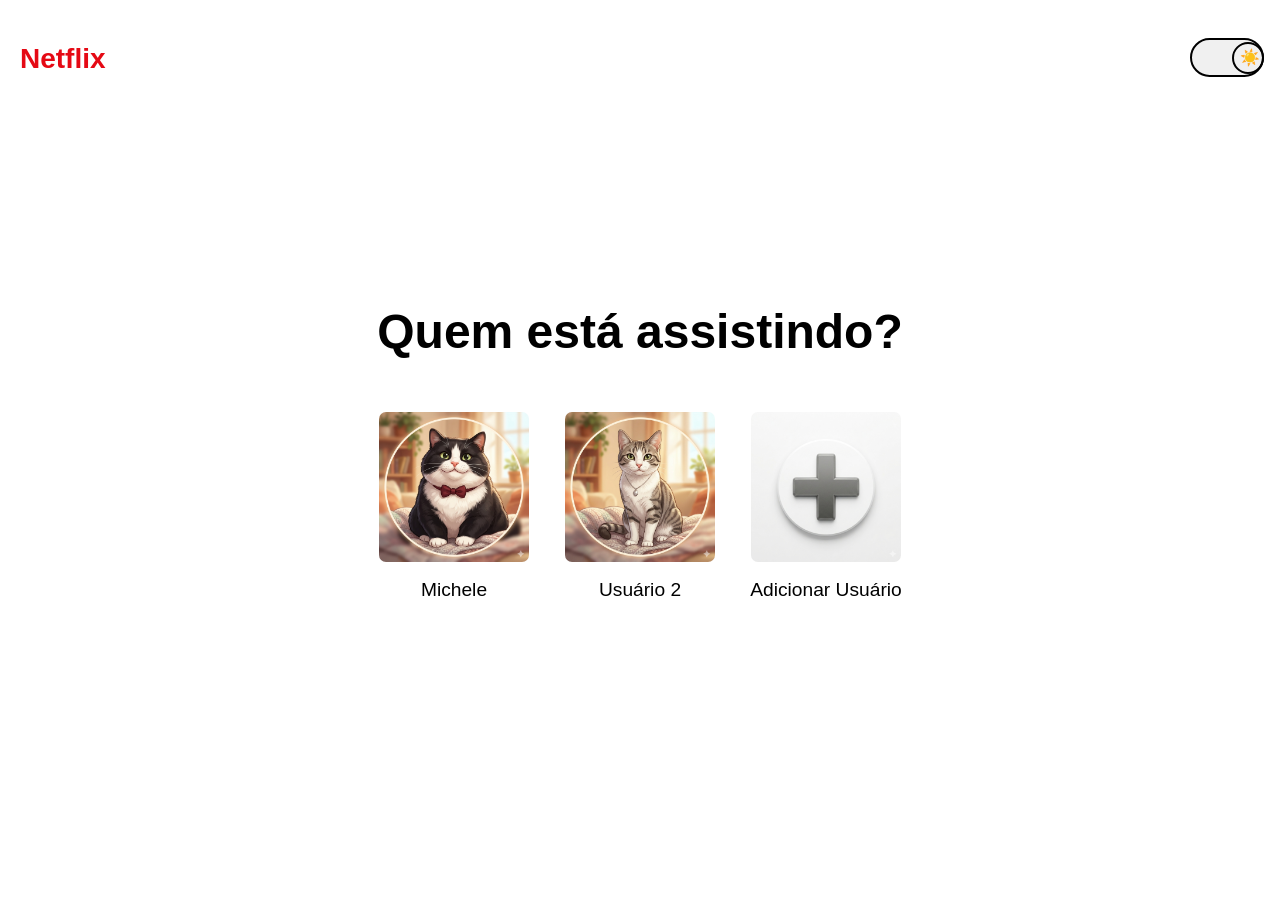
<file: index.html>
<!-- Declara que este é um documento HTML5 -->
<!DOCTYPE html>
<!-- Tag raiz em português brasileiro -->
<html lang="pt-br">
<!-- Cabeçalho com metadados e configurações da página -->
<head>
    <!-- Define a codificação de caracteres (suporta acentos) -->
    <meta charset="UTF-8">
    <!-- Responsividade em dispositivos móveis -->
    <meta name="viewport" content="width=device-width, initial-scale=1.0">
    <!-- Título da página (aparece na aba do navegador) -->
    <title>Net</title>
    <!-- Importa arquivo CSS externo -->
    <link rel="stylesheet" href="assets/css/style.css">
    <!-- Importa arquivo JavaScript externo -->
    <script src="assets/js/theme.js" defer></script>
    <script src="assets/js/profile.js" defer></script>
</head>
<!-- Corpo da página -->
<body>
    <!-- Cabeçalho com logo -->
    <header>
        <!-- Título do logo Netflix -->
        <h2 class="logo">Netflix</h2>
        <!-- Botão para alternar entre modo escuro e claro -->
        <label class="switch">
            <input id="theme-toggle" type="checkbox">
            <span class="slider">
                <span class="icon moon">🌙</span>
                <span class="icon sun">☀️</span>
            </span>
        </label>
        
    </header>
<!-- Conteúdo principal da página -->
<main>
    <!-- Seção semântica de seleção de perfis -->
    <section class="profile-selection">
        <!-- Título principal -->
        <h1>Quem está assistindo?</h1>
        <!-- Container dos perfis de usuários -->
        <ul class="profiles">
            <!-- Perfil do usuário 1 -->
            <li class="profile">
                <!-- Link para página home -->
                <a href="assets/netflix-plataform-main/catalogo/catalogo.html">
                    <!-- Imagem do perfil -->
                    <img src="./assets/perfil01.png" alt="Imagem de um gato gordo" width="150px">
                    <!-- Nome do perfil -->
                    <p>Michele</p>
                </a>
            </li>
            <!-- Perfil do usuário 2 -->
            <li class="profile">
                <a href="assets/netflix-plataform-main/catalogo/catalogo.html">
                    <img src="./assets/perfil02.png" alt="Imagem de uma gata magra" width="150px">
                    <p>Usuário 2</p>
                </a>
            </li>
            <!-- Perfil para adicionar novo usuário -->
            <li class="profile add-profile">
                <a href="home.html">
                    <img src="./assets/perfil-adicionar.png" alt="Imagem de adição" width="150px">
                    <p>Adicionar Usuário</p>
                </a>
            </li>
        </ul>
    </section>
</main>
</body>
<!-- Fim do documento HTML -->
</html>
</file>
<file: assets/css/style.css>
:root {
    --bg-color: #000000;
    --text-color: #ffffff;
    --border-color: #bd0b0b;
    --logo-color: red;
}

body.light-mode {
    --bg-color: #ffffff;
    --text-color: #000000;
    --border-color: #ff6b6b;
    --logo-color: #e50914;
}

body {
    background-color: var(--bg-color); 
    color: var(--text-color); 
    font-family: 'Helvetica Neue', Helvetica, Arial, sans-serif;
    margin: 0;
    padding: 0;
    height: 100vh;
    display: flex;
    justify-content: center;
    align-items: center;
    transition: background-color 0.3s ease, color 0.3s ease;
}

main {
    text-align: center;
    max-width: 1200px;
    width: 100%;
    padding: 20px;
}

h1 {
    font-size: 3rem;
    margin-bottom: 50px;
    color: var(--text-color);
}

.logo {
    position: absolute;
    top: 20px;
    left: 20px;
    color: var(--logo-color);
    font-size: 28px;
    font-weight: bold;

}

.profiles {
    display: flex;
    justify-content: center;
    gap: 30px;
    flex-wrap: wrap;
    list-style: none;
    padding-left: 0;
}

.profile {
    text-align: center;
    transition: transform 0.3s ease;
    cursor: pointer;
}

.profile:hover {
    transform: scale(1.1);
    transform: translateY(-10px);

}

.profile a {
    text-decoration: none;
    color: var(--text-color);
}

.profile img {
    border-radius: 10px;
    border: 3px solid transparent;
    transition: border-color 0.3s ease;
    width: 150px;
    height: auto;
}

.profile:hover img {
    border-color: var(--border-color);
}

.profile p {
    margin-top: 10px;
    font-size: 1.2rem;
}
.switch {
    position: absolute;
    top: 20px;
    right: 20px;
    width: 70px;
    height: 35px;
    cursor: pointer;
}

.switch input {
    opacity: 0;
    width: 0;
    height: 0;
}

.slider {
    position: relative;
    cursor: pointer;
    background-color: #1a1a1a;
    border-radius: 50px;
    width: 70px;
    height: 35px;
    transition: background-color 0.3s ease;
    display: flex;
    align-items: center;
    justify-content: center;
    border: 2px solid var(--text-color);
}

body.light-mode .slider {
    background-color: #f0f0f0;
}

.slider::before {
    content: "";
    position: absolute;
    width: 28px;
    height: 28px;
    top: 2px;
    left: 0px;
    background: transparent;
    border: 2px solid var(--text-color);
    border-radius: 50%;
    transition: transform 0.3s ease;
    box-shadow: none;
}

input:checked + .slider::before {
    transform: translateX(40px); */ width: 70px - 28px - 2px (border) * /
}

.icon {
    position: absolute;
    font-size: 16px;
    z-index: 1;
    transition: opacity 0.3s ease;
}

.moon {
    left: 2px;
    opacity: 1;
}

.sun {
    right: 2px;
    opacity: 0;
}

input:checked + .slider .moon {
    opacity: 0;
}

input:checked + .slider .sun {
    opacity: 1;
}

body.light-mode .slider .moon {
    opacity: 0;
}

body.light-mode .slider .sun {
    opacity: 1;
}
/* Responsividade para dispositivos móveis */
@media (max-width: 768px) {
    h1 {
        font-size: 2rem;
        margin-bottom: 30px;
    }

    .logo {
        font-size: 20px;
        top: 10px;
        left: 10px;
    }

    .profiles {
        gap: 20px;
        flex-direction: column;
        align-items: center;
    }

    .profile img {
        width: 100px;
    }

    main {
        padding: 10px;
    }
    
}

/* Responsividade para tablets */
@media (max-width: 1024px) and (min-width: 769px) {
    h1 {
        font-size: 2.5rem;
        margin-bottom: 40px;
    }

    .logo {
        font-size: 24px;
    }

    .profiles {
        gap: 25px;
    }

    .profile img {
        width: 120px;
    }

    main {
        padding: 15px;
    }
}
</file>
